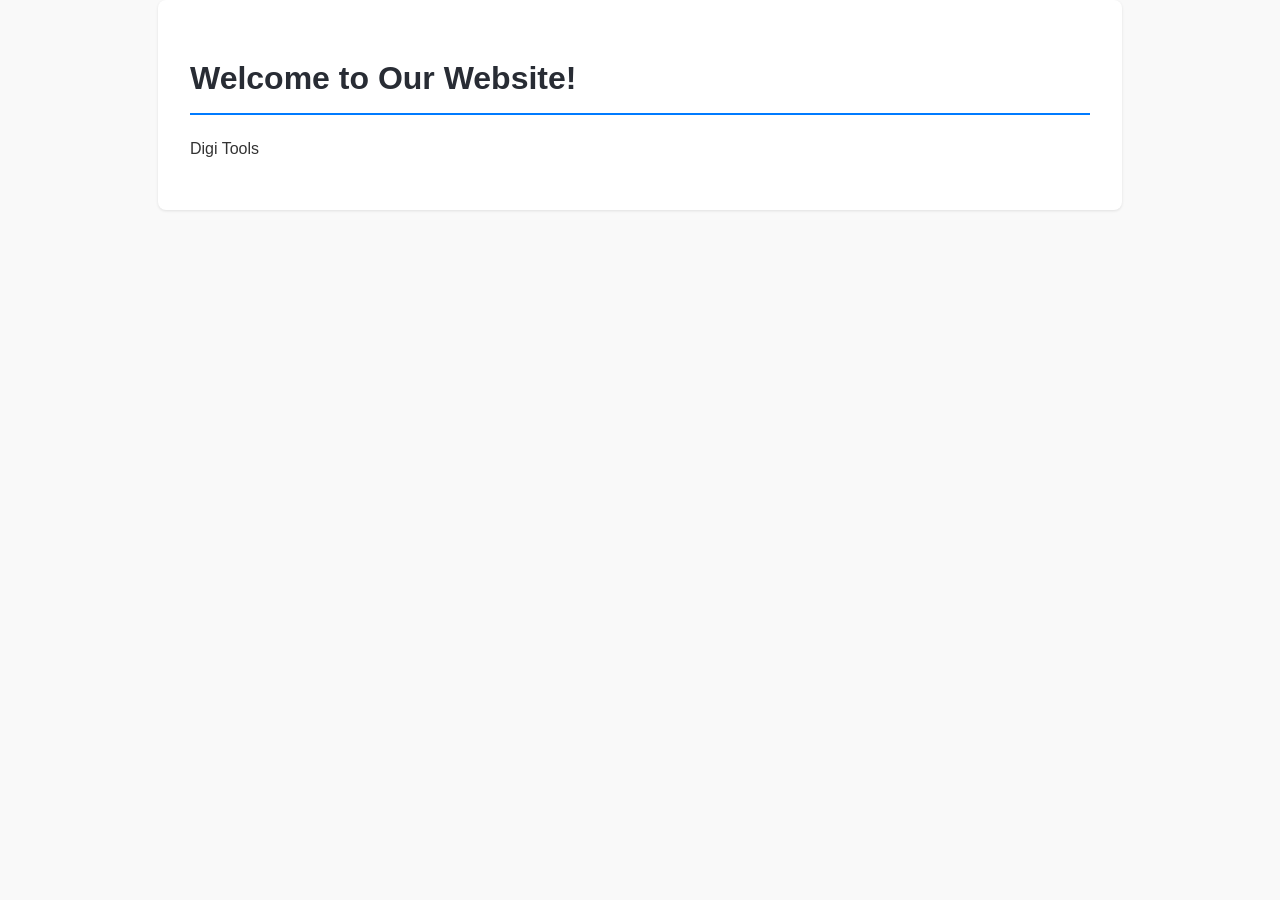
<file: index.html>
<!DOCTYPE html>
<html lang="en">
<head>
    <meta charset="UTF-8">
    <meta name="viewport" content="width=device-width, initial-scale=1.0">
    <link rel="stylesheet" href="style.css">
    <title>Home</title>
</head>
<body>
    <!-- <header>
        <nav>
            <ul>
                <li><a href="index.html">Home</a></li>
                <li><a href="app-ads.txt/index.html">Ads.txt</a></li>
                <li><a href="privacy-policy/index.html">Privacy Policy</a></li>
                <li><a href="term-and-conditions/index.html">Terms and Conditions</a></li>
            </ul>
        </nav>
    </header> -->
    <main>
        <h1>Welcome to Our Website!</h1>
        <p>Digi Tools</p>
    </main>
</body>
</html>
</file>
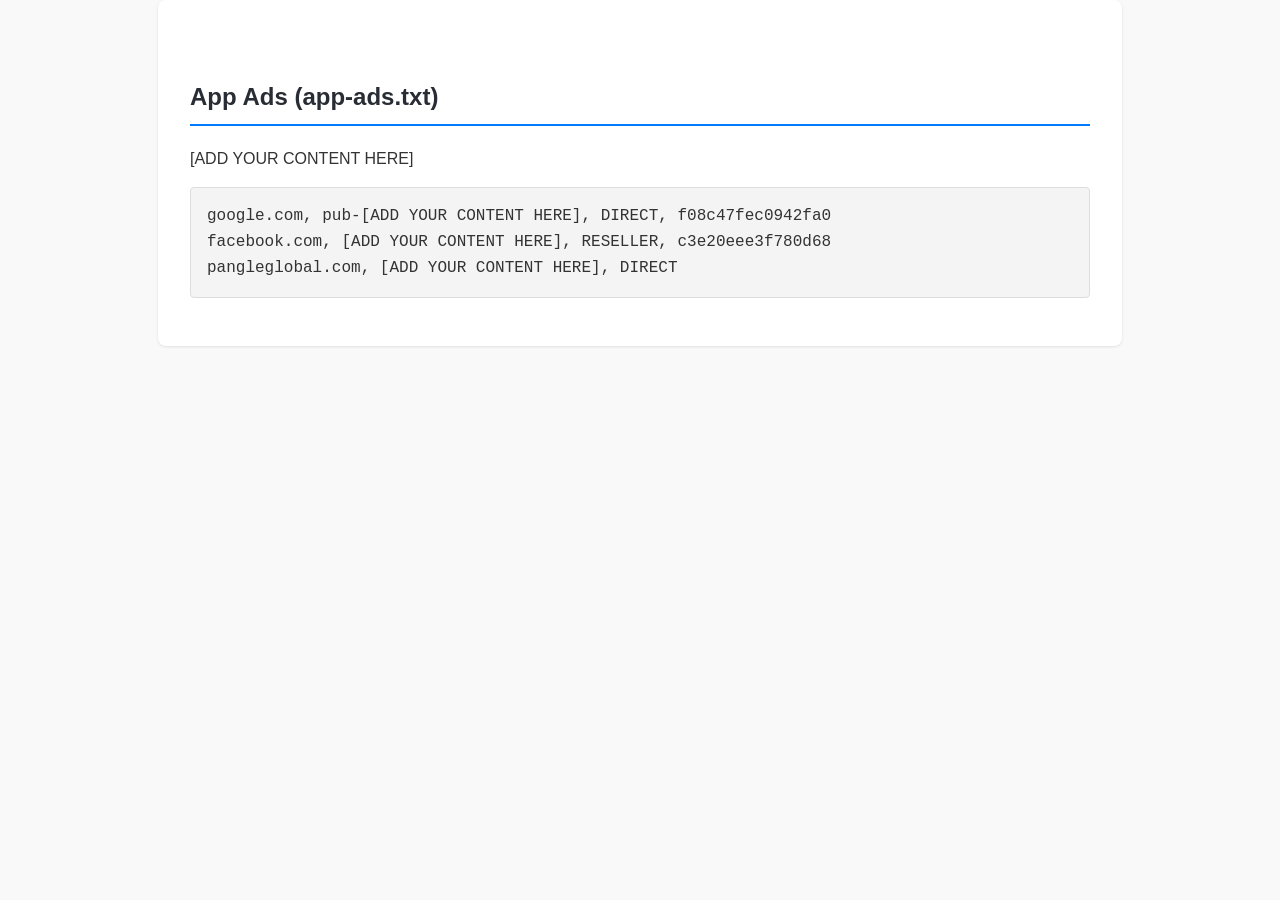
<file: app-ads.txt/index.html>
<!doctype html>
<html lang="en">
  <head>
    <meta charset="UTF-8" />
    <meta name="viewport" content="width=device-width, initial-scale=1.0" />
    <title>App Ads</title>
    <link rel="stylesheet" href="../style.css" />
  </head>
  <body>
    <main>
      <nav aria-label="Page navigation">
        <a href="/app-ads.txt">App Ads</a>
        <a href="/privacy-policy">Privacy Policy</a>
        <a href="/term-and-conditions">Terms &amp; Conditions</a>
      </nav>

      <section>
        <h1>App Ads (app-ads.txt)</h1>
        <p>[ADD YOUR CONTENT HERE]</p>
        <pre>google.com, pub-[ADD YOUR CONTENT HERE], DIRECT, f08c47fec0942fa0
facebook.com, [ADD YOUR CONTENT HERE], RESELLER, c3e20eee3f780d68
pangleglobal.com, [ADD YOUR CONTENT HERE], DIRECT</pre>
      </section>
    </main>
  </body>
</html>
</file>
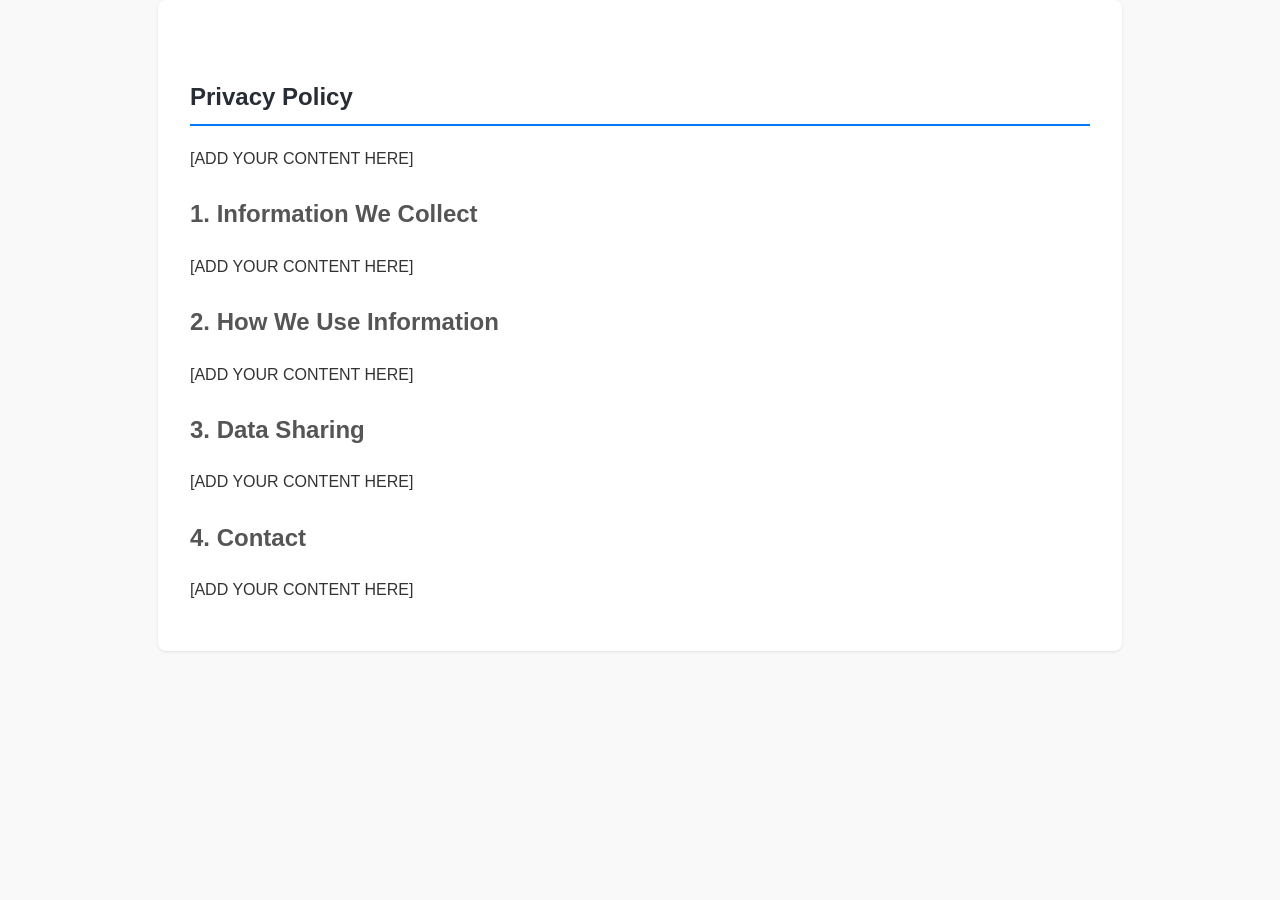
<file: privacy-policy/index.html>
<!doctype html>
<html lang="en">
  <head>
    <meta charset="UTF-8" />
    <meta name="viewport" content="width=device-width, initial-scale=1.0" />
    <title>Privacy Policy</title>
    <link rel="stylesheet" href="../style.css" />
  </head>
  <body>
    <main>
      <nav aria-label="Page navigation">
        <a href="/app-ads.txt">App Ads</a>
        <a href="/privacy-policy">Privacy Policy</a>
        <a href="/term-and-conditions">Terms &amp; Conditions</a>
      </nav>

      <section>
        <h1>Privacy Policy</h1>
        <p>[ADD YOUR CONTENT HERE]</p>

        <h2>1. Information We Collect</h2>
        <p>[ADD YOUR CONTENT HERE]</p>

        <h2>2. How We Use Information</h2>
        <p>[ADD YOUR CONTENT HERE]</p>

        <h2>3. Data Sharing</h2>
        <p>[ADD YOUR CONTENT HERE]</p>

        <h2>4. Contact</h2>
        <p>[ADD YOUR CONTENT HERE]</p>
      </section>
    </main>
  </body>
</html>
</file>
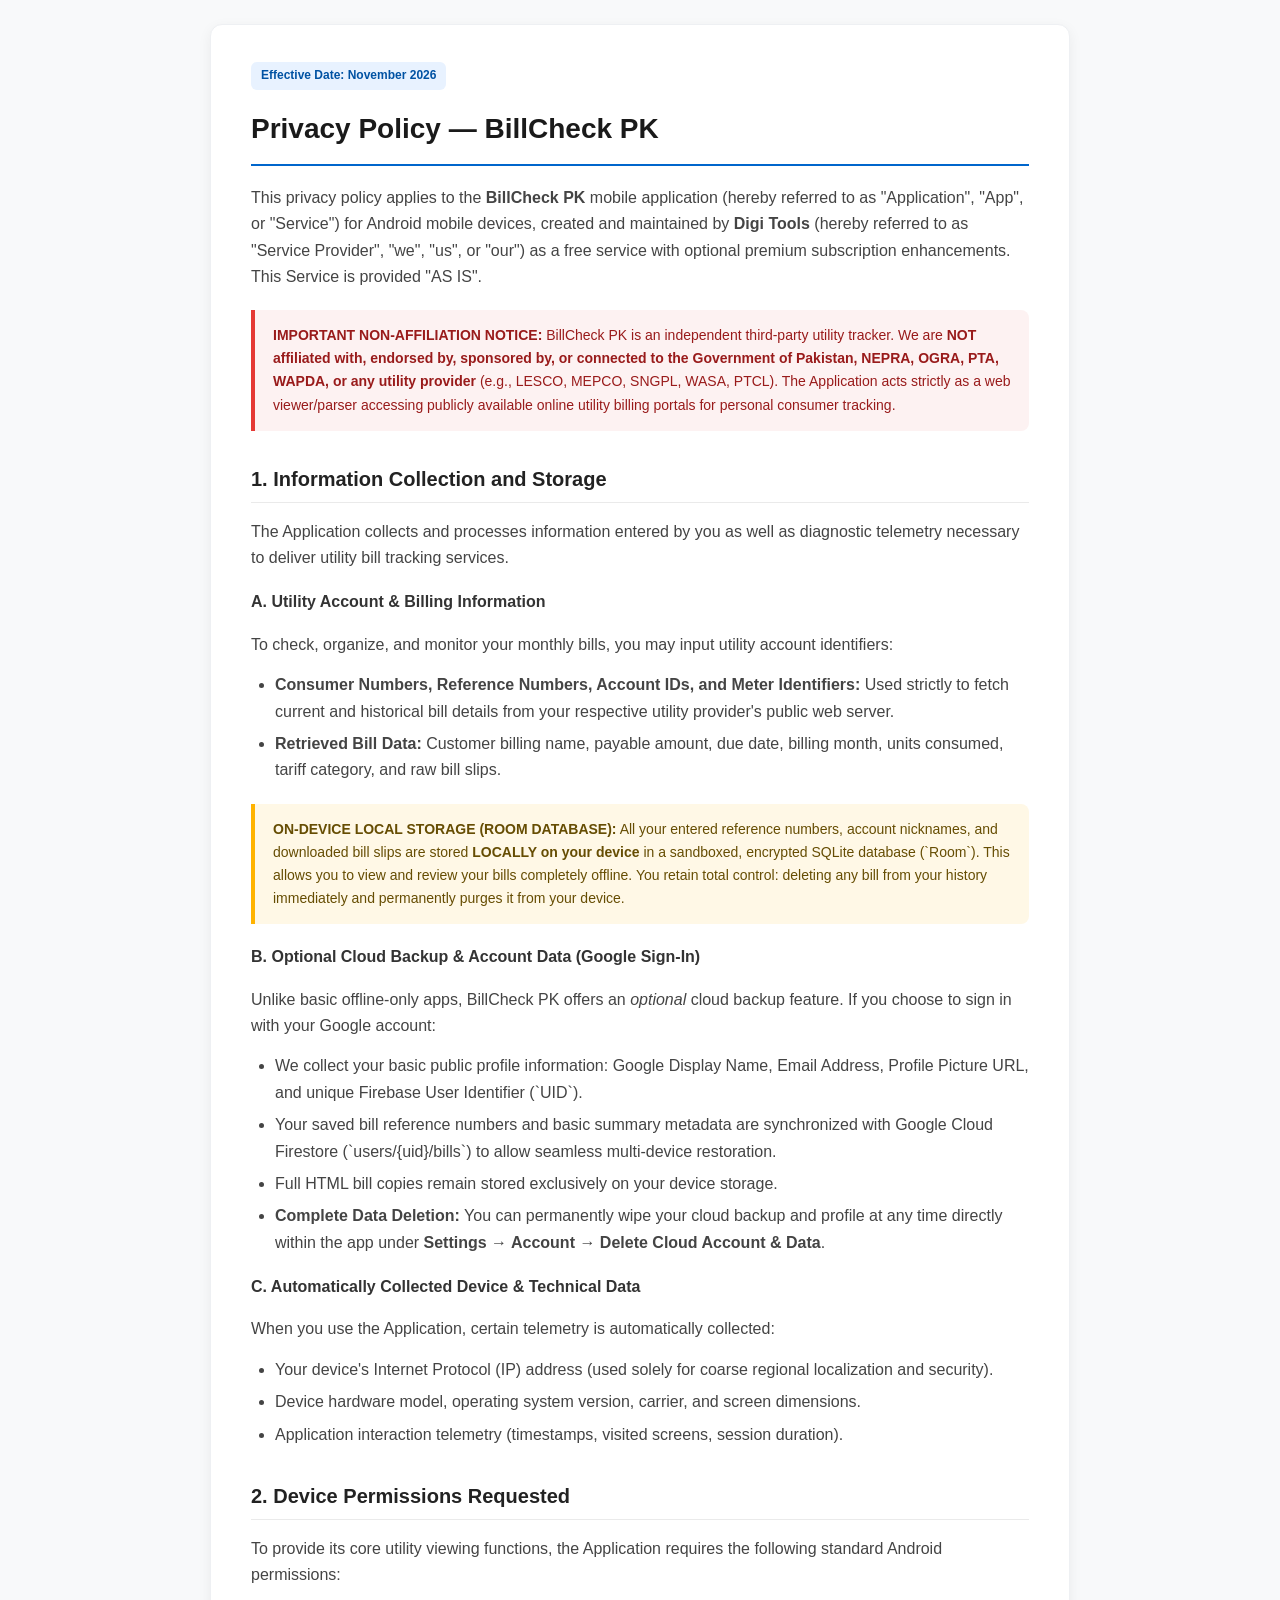
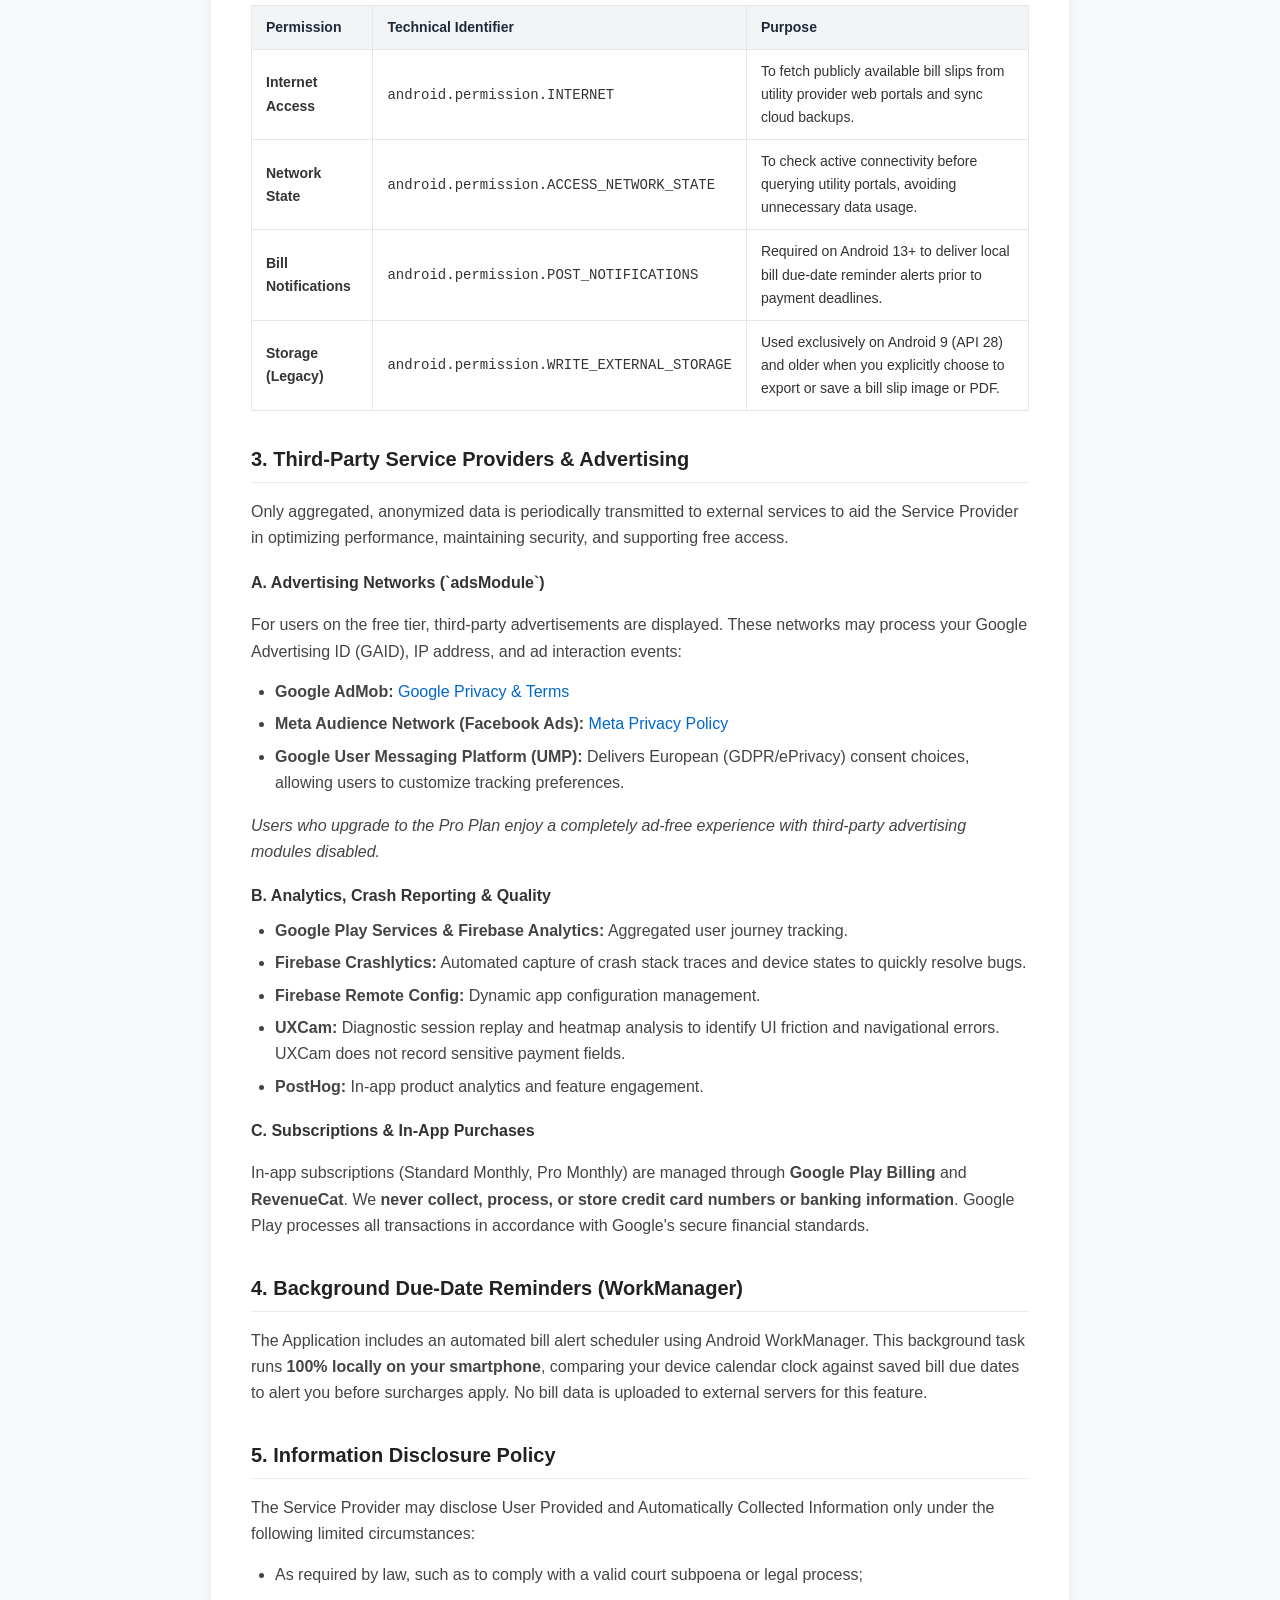
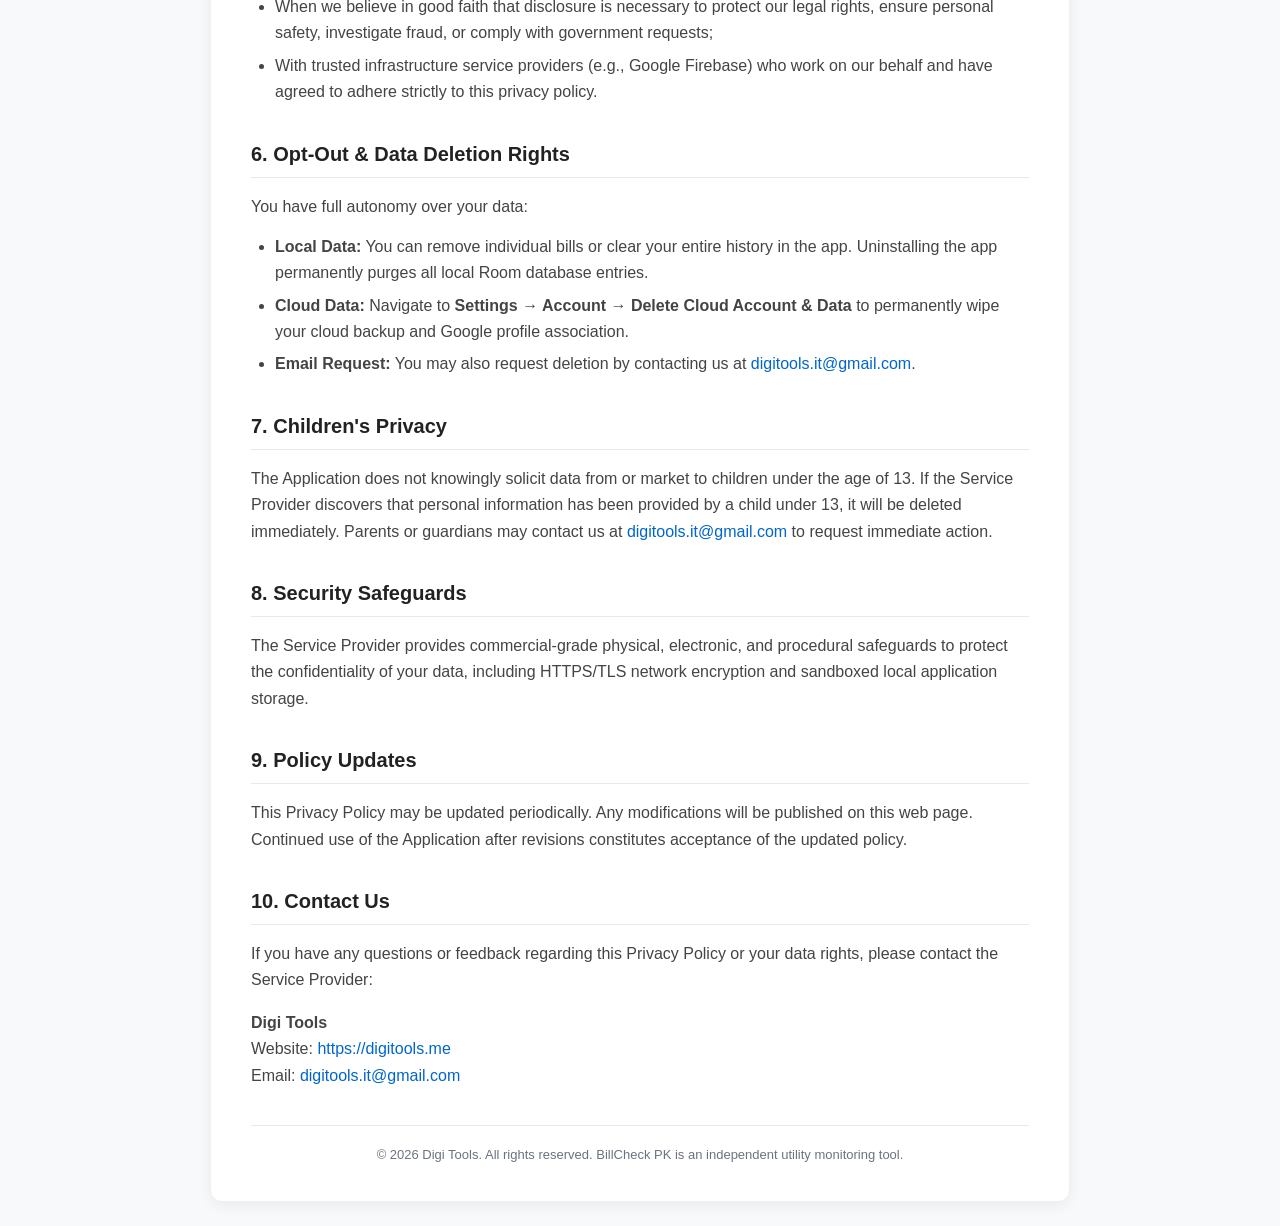
<file: bill-checker-privacy-policy.html>
<!DOCTYPE html>
<html lang="en">
<head>
    <meta charset="UTF-8">
    <meta name="viewport" content="width=device-width, initial-scale=1.0">
    <title>Privacy Policy - BillCheck PK</title>
    <style>
        body {
            font-family: 'Segoe UI', Tahoma, Geneva, Verdana, sans-serif;
            line-height: 1.65;
            color: #333;
            max-width: 860px;
            margin: 0 auto;
            padding: 24px 16px;
            background-color: #f8f9fa;
        }
        .container {
            background-color: #ffffff;
            padding: 36px 40px;
            border-radius: 12px;
            box-shadow: 0 4px 14px rgba(0,0,0,0.06);
            border: 1px solid #eef0f3;
        }
        h1 {
            color: #1a1a1a;
            font-size: 28px;
            margin-top: 0;
            padding-bottom: 12px;
            border-bottom: 2px solid #0066cc;
        }
        h2 {
            color: #222;
            font-size: 20px;
            margin-top: 32px;
            margin-bottom: 12px;
            padding-bottom: 6px;
            border-bottom: 1px solid #eaeaea;
        }
        h3 {
            color: #333;
            font-size: 16px;
            margin-top: 18px;
            margin-bottom: 8px;
        }
        p {
            margin-bottom: 14px;
            color: #444;
        }
        ul {
            margin-top: 6px;
            margin-bottom: 16px;
            padding-left: 24px;
        }
        li {
            margin-bottom: 6px;
            color: #444;
        }
        a {
            color: #0066cc;
            text-decoration: none;
            font-weight: 500;
        }
        a:hover {
            text-decoration: underline;
        }
        .meta-tag {
            display: inline-block;
            background-color: #e8f2ff;
            color: #0052a3;
            padding: 4px 10px;
            border-radius: 6px;
            font-size: 12px;
            font-weight: 600;
            margin-bottom: 16px;
        }
        .alert-box {
            background-color: #fff8e6;
            border-left: 4px solid #ffb300;
            padding: 14px 18px;
            border-radius: 0 8px 8px 0;
            margin: 20px 0;
        }
        .alert-box p {
            margin: 0;
            color: #664d03;
            font-size: 14px;
        }
        .disclaimer-box {
            background-color: #fdf2f2;
            border-left: 4px solid #e53935;
            padding: 14px 18px;
            border-radius: 0 8px 8px 0;
            margin: 20px 0;
        }
        .disclaimer-box p {
            margin: 0;
            color: #991b1b;
            font-size: 14px;
        }
        .badge-table {
            width: 100%;
            border-collapse: collapse;
            margin: 16px 0;
        }
        .badge-table th, .badge-table td {
            border: 1px solid #e5e7eb;
            padding: 10px 14px;
            text-align: left;
            font-size: 14px;
        }
        .badge-table th {
            background-color: #f3f4f6;
            color: #1f2937;
        }
        .footer-note {
            margin-top: 36px;
            padding-top: 18px;
            border-top: 1px solid #eaeaea;
            font-size: 13px;
            color: #6b7280;
            text-align: center;
        }
    </style>
</head>
<body>
    <div class="container">
        <span class="meta-tag">Effective Date: November 2026</span>
        <h1>Privacy Policy — BillCheck PK</h1>
        <p>This privacy policy applies to the <strong>BillCheck PK</strong> mobile application (hereby referred to as "Application", "App", or "Service") for Android mobile devices, created and maintained by <strong>Digi Tools</strong> (hereby referred to as "Service Provider", "we", "us", or "our") as a free service with optional premium subscription enhancements. This Service is provided "AS IS".</p>

        <div class="disclaimer-box">
            <p><strong>IMPORTANT NON-AFFILIATION NOTICE:</strong> BillCheck PK is an independent third-party utility tracker. We are <strong>NOT affiliated with, endorsed by, sponsored by, or connected to the Government of Pakistan, NEPRA, OGRA, PTA, WAPDA, or any utility provider</strong> (e.g., LESCO, MEPCO, SNGPL, WASA, PTCL). The Application acts strictly as a web viewer/parser accessing publicly available online utility billing portals for personal consumer tracking.</p>
        </div>

        <h2>1. Information Collection and Storage</h2>
        <p>The Application collects and processes information entered by you as well as diagnostic telemetry necessary to deliver utility bill tracking services.</p>

        <h3>A. Utility Account & Billing Information</h3>
        <p>To check, organize, and monitor your monthly bills, you may input utility account identifiers:</p>
        <ul>
            <li><strong>Consumer Numbers, Reference Numbers, Account IDs, and Meter Identifiers:</strong> Used strictly to fetch current and historical bill details from your respective utility provider's public web server.</li>
            <li><strong>Retrieved Bill Data:</strong> Customer billing name, payable amount, due date, billing month, units consumed, tariff category, and raw bill slips.</li>
        </ul>

        <div class="alert-box">
            <p><strong>ON-DEVICE LOCAL STORAGE (ROOM DATABASE):</strong> All your entered reference numbers, account nicknames, and downloaded bill slips are stored <strong>LOCALLY on your device</strong> in a sandboxed, encrypted SQLite database (`Room`). This allows you to view and review your bills completely offline. You retain total control: deleting any bill from your history immediately and permanently purges it from your device.</p>
        </div>

        <h3>B. Optional Cloud Backup & Account Data (Google Sign-In)</h3>
        <p>Unlike basic offline-only apps, BillCheck PK offers an <em>optional</em> cloud backup feature. If you choose to sign in with your Google account:</p>
        <ul>
            <li>We collect your basic public profile information: Google Display Name, Email Address, Profile Picture URL, and unique Firebase User Identifier (`UID`).</li>
            <li>Your saved bill reference numbers and basic summary metadata are synchronized with Google Cloud Firestore (`users/{uid}/bills`) to allow seamless multi-device restoration.</li>
            <li>Full HTML bill copies remain stored exclusively on your device storage.</li>
            <li><strong>Complete Data Deletion:</strong> You can permanently wipe your cloud backup and profile at any time directly within the app under <strong>Settings → Account → Delete Cloud Account & Data</strong>.</li>
        </ul>

        <h3>C. Automatically Collected Device & Technical Data</h3>
        <p>When you use the Application, certain telemetry is automatically collected:</p>
        <ul>
            <li>Your device's Internet Protocol (IP) address (used solely for coarse regional localization and security).</li>
            <li>Device hardware model, operating system version, carrier, and screen dimensions.</li>
            <li>Application interaction telemetry (timestamps, visited screens, session duration).</li>
        </ul>

        <h2>2. Device Permissions Requested</h2>
        <p>To provide its core utility viewing functions, the Application requires the following standard Android permissions:</p>
        <table class="badge-table">
            <thead>
                <tr>
                    <th>Permission</th>
                    <th>Technical Identifier</th>
                    <th>Purpose</th>
                </tr>
            </thead>
            <tbody>
                <tr>
                    <td><strong>Internet Access</strong></td>
                    <td><code>android.permission.INTERNET</code></td>
                    <td>To fetch publicly available bill slips from utility provider web portals and sync cloud backups.</td>
                </tr>
                <tr>
                    <td><strong>Network State</strong></td>
                    <td><code>android.permission.ACCESS_NETWORK_STATE</code></td>
                    <td>To check active connectivity before querying utility portals, avoiding unnecessary data usage.</td>
                </tr>
                <tr>
                    <td><strong>Bill Notifications</strong></td>
                    <td><code>android.permission.POST_NOTIFICATIONS</code></td>
                    <td>Required on Android 13+ to deliver local bill due-date reminder alerts prior to payment deadlines.</td>
                </tr>
                <tr>
                    <td><strong>Storage (Legacy)</strong></td>
                    <td><code>android.permission.WRITE_EXTERNAL_STORAGE</code></td>
                    <td>Used exclusively on Android 9 (API 28) and older when you explicitly choose to export or save a bill slip image or PDF.</td>
                </tr>
            </tbody>
        </table>

        <h2>3. Third-Party Service Providers & Advertising</h2>
        <p>Only aggregated, anonymized data is periodically transmitted to external services to aid the Service Provider in optimizing performance, maintaining security, and supporting free access.</p>

        <h3>A. Advertising Networks (`adsModule`)</h3>
        <p>For users on the free tier, third-party advertisements are displayed. These networks may process your Google Advertising ID (GAID), IP address, and ad interaction events:</p>
        <ul>
            <li><strong>Google AdMob:</strong> <a href="https://policies.google.com/privacy" target="_blank" rel="noopener">Google Privacy & Terms</a></li>
            <li><strong>Meta Audience Network (Facebook Ads):</strong> <a href="https://www.facebook.com/about/privacy/" target="_blank" rel="noopener">Meta Privacy Policy</a></li>
            <li><strong>Google User Messaging Platform (UMP):</strong> Delivers European (GDPR/ePrivacy) consent choices, allowing users to customize tracking preferences.</li>
        </ul>
        <p><em>Users who upgrade to the Pro Plan enjoy a completely ad-free experience with third-party advertising modules disabled.</em></p>

        <h3>B. Analytics, Crash Reporting & Quality</h3>
        <ul>
            <li><strong>Google Play Services & Firebase Analytics:</strong> Aggregated user journey tracking.</li>
            <li><strong>Firebase Crashlytics:</strong> Automated capture of crash stack traces and device states to quickly resolve bugs.</li>
            <li><strong>Firebase Remote Config:</strong> Dynamic app configuration management.</li>
            <li><strong>UXCam:</strong> Diagnostic session replay and heatmap analysis to identify UI friction and navigational errors. UXCam does not record sensitive payment fields.</li>
            <li><strong>PostHog:</strong> In-app product analytics and feature engagement.</li>
        </ul>

        <h3>C. Subscriptions & In-App Purchases</h3>
        <p>In-app subscriptions (Standard Monthly, Pro Monthly) are managed through <strong>Google Play Billing</strong> and <strong>RevenueCat</strong>. We <strong>never collect, process, or store credit card numbers or banking information</strong>. Google Play processes all transactions in accordance with Google's secure financial standards.</p>

        <h2>4. Background Due-Date Reminders (WorkManager)</h2>
        <p>The Application includes an automated bill alert scheduler using Android WorkManager. This background task runs <strong>100% locally on your smartphone</strong>, comparing your device calendar clock against saved bill due dates to alert you before surcharges apply. No bill data is uploaded to external servers for this feature.</p>

        <h2>5. Information Disclosure Policy</h2>
        <p>The Service Provider may disclose User Provided and Automatically Collected Information only under the following limited circumstances:</p>
        <ul>
            <li>As required by law, such as to comply with a valid court subpoena or legal process;</li>
            <li>When we believe in good faith that disclosure is necessary to protect our legal rights, ensure personal safety, investigate fraud, or comply with government requests;</li>
            <li>With trusted infrastructure service providers (e.g., Google Firebase) who work on our behalf and have agreed to adhere strictly to this privacy policy.</li>
        </ul>

        <h2>6. Opt-Out & Data Deletion Rights</h2>
        <p>You have full autonomy over your data:</p>
        <ul>
            <li><strong>Local Data:</strong> You can remove individual bills or clear your entire history in the app. Uninstalling the app permanently purges all local Room database entries.</li>
            <li><strong>Cloud Data:</strong> Navigate to <strong>Settings → Account → Delete Cloud Account & Data</strong> to permanently wipe your cloud backup and Google profile association.</li>
            <li><strong>Email Request:</strong> You may also request deletion by contacting us at <a href="mailto:digitools.it@gmail.com">digitools.it@gmail.com</a>.</li>
        </ul>

        <h2>7. Children's Privacy</h2>
        <p>The Application does not knowingly solicit data from or market to children under the age of 13. If the Service Provider discovers that personal information has been provided by a child under 13, it will be deleted immediately. Parents or guardians may contact us at <a href="mailto:digitools.it@gmail.com">digitools.it@gmail.com</a> to request immediate action.</p>

        <h2>8. Security Safeguards</h2>
        <p>The Service Provider provides commercial-grade physical, electronic, and procedural safeguards to protect the confidentiality of your data, including HTTPS/TLS network encryption and sandboxed local application storage.</p>

        <h2>9. Policy Updates</h2>
        <p>This Privacy Policy may be updated periodically. Any modifications will be published on this web page. Continued use of the Application after revisions constitutes acceptance of the updated policy.</p>

        <h2>10. Contact Us</h2>
        <p>If you have any questions or feedback regarding this Privacy Policy or your data rights, please contact the Service Provider:</p>
        <p>
            <strong>Digi Tools</strong><br>
            Website: <a href="https://digitools.me" target="_blank" rel="noopener">https://digitools.me</a><br>
            Email: <a href="mailto:digitools.it@gmail.com">digitools.it@gmail.com</a>
        </p>

        <div class="footer-note">
            &copy; 2026 Digi Tools. All rights reserved. BillCheck PK is an independent utility monitoring tool.
        </div>
    </div>
</body>
</html>
</file>
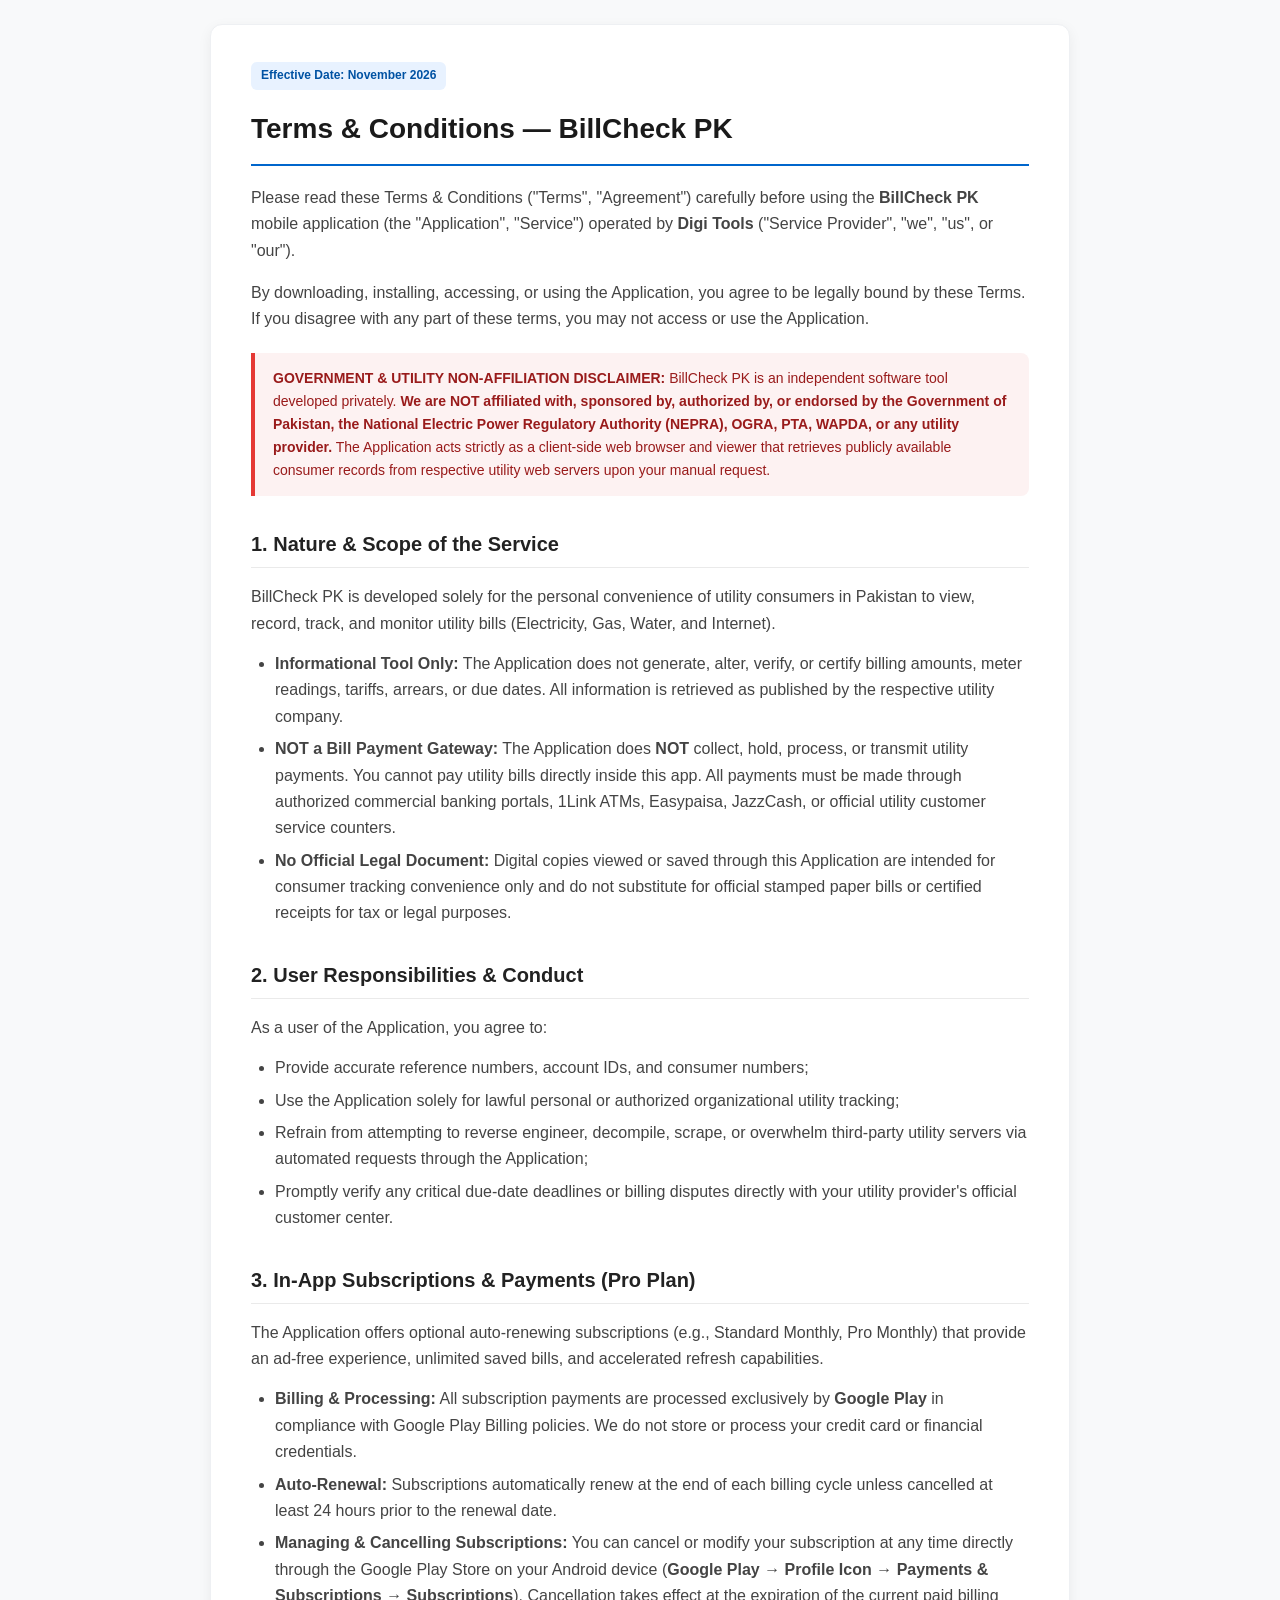
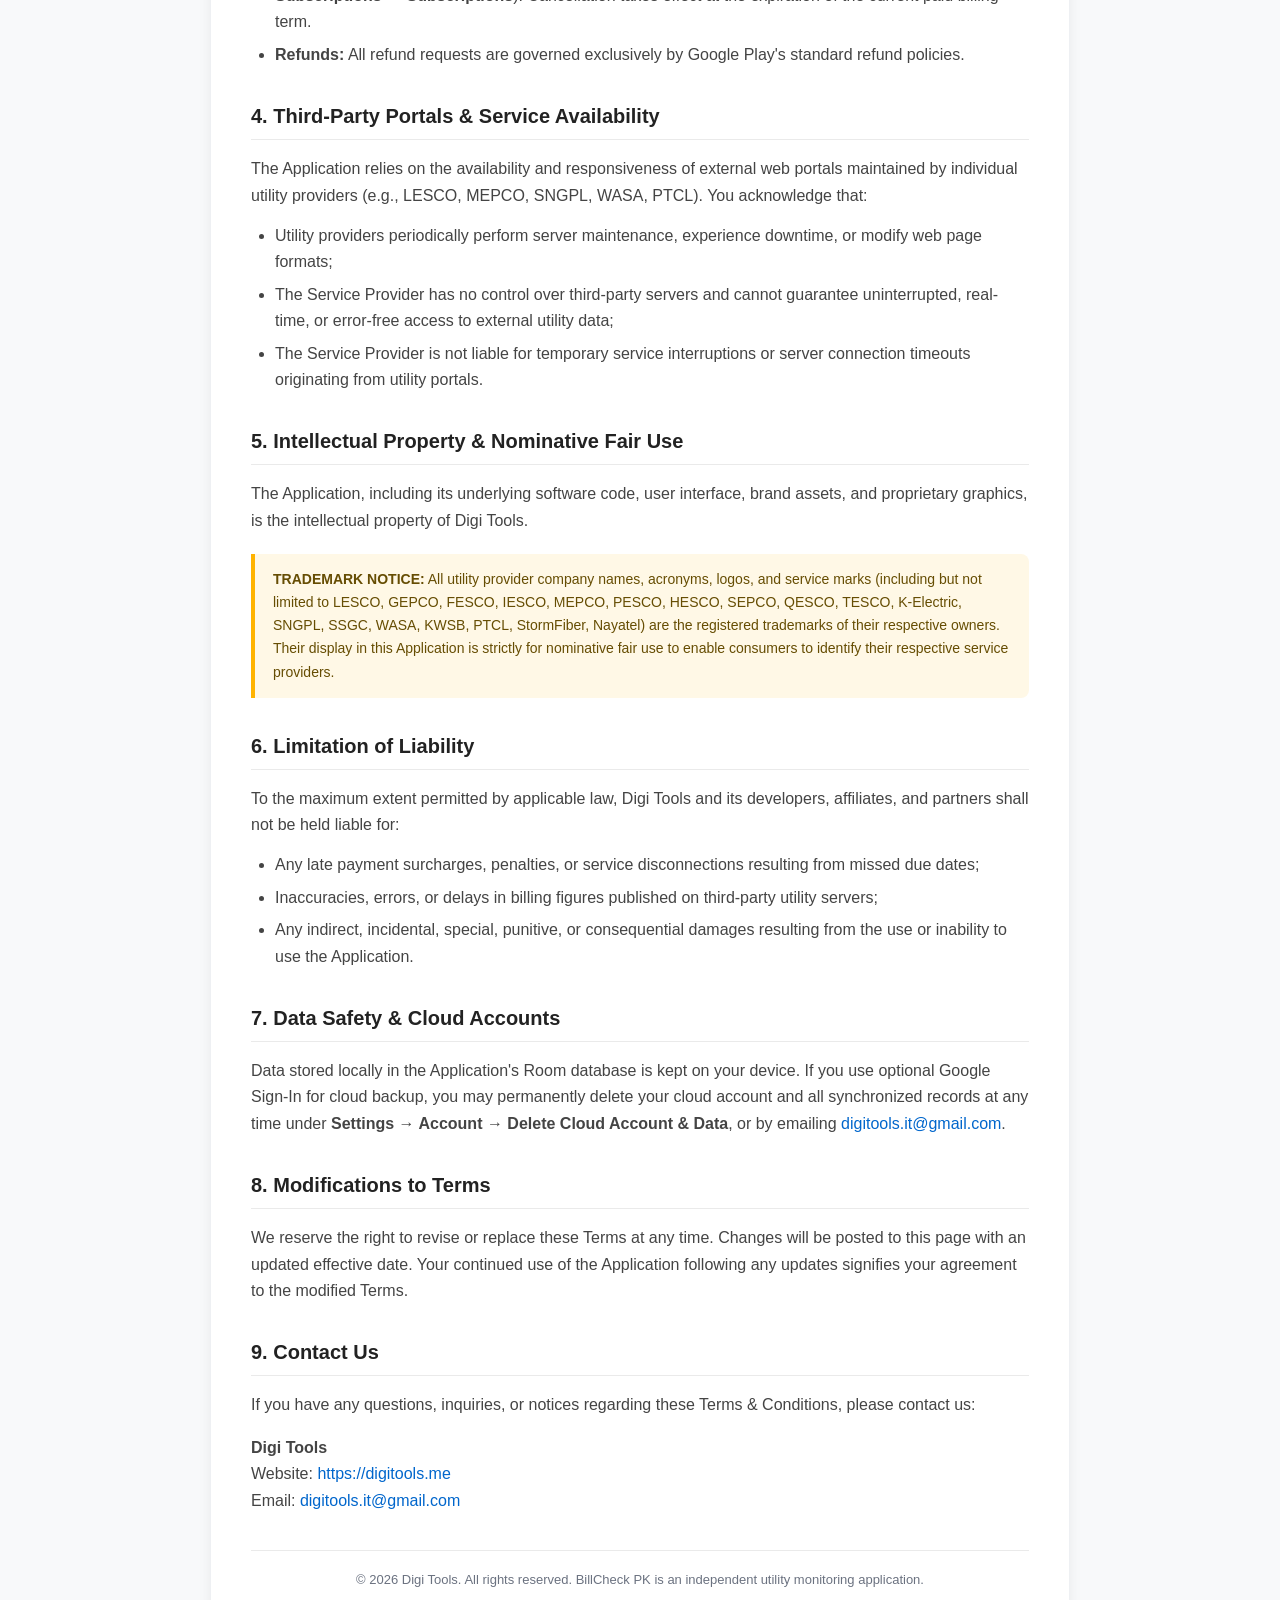
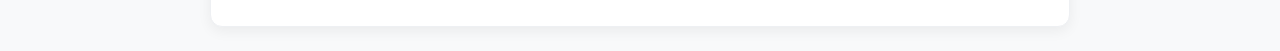
<file: bill-checker-terms-conditions.html>
<!DOCTYPE html>
<html lang="en">
<head>
    <meta charset="UTF-8">
    <meta name="viewport" content="width=device-width, initial-scale=1.0">
    <title>Terms & Conditions - BillCheck PK</title>
    <style>
        body {
            font-family: 'Segoe UI', Tahoma, Geneva, Verdana, sans-serif;
            line-height: 1.65;
            color: #333;
            max-width: 860px;
            margin: 0 auto;
            padding: 24px 16px;
            background-color: #f8f9fa;
        }
        .container {
            background-color: #ffffff;
            padding: 36px 40px;
            border-radius: 12px;
            box-shadow: 0 4px 14px rgba(0,0,0,0.06);
            border: 1px solid #eef0f3;
        }
        h1 {
            color: #1a1a1a;
            font-size: 28px;
            margin-top: 0;
            padding-bottom: 12px;
            border-bottom: 2px solid #0066cc;
        }
        h2 {
            color: #222;
            font-size: 20px;
            margin-top: 32px;
            margin-bottom: 12px;
            padding-bottom: 6px;
            border-bottom: 1px solid #eaeaea;
        }
        h3 {
            color: #333;
            font-size: 16px;
            margin-top: 18px;
            margin-bottom: 8px;
        }
        p {
            margin-bottom: 14px;
            color: #444;
        }
        ul {
            margin-top: 6px;
            margin-bottom: 16px;
            padding-left: 24px;
        }
        li {
            margin-bottom: 6px;
            color: #444;
        }
        a {
            color: #0066cc;
            text-decoration: none;
            font-weight: 500;
        }
        a:hover {
            text-decoration: underline;
        }
        .meta-tag {
            display: inline-block;
            background-color: #e8f2ff;
            color: #0052a3;
            padding: 4px 10px;
            border-radius: 6px;
            font-size: 12px;
            font-weight: 600;
            margin-bottom: 16px;
        }
        .alert-box {
            background-color: #fff8e6;
            border-left: 4px solid #ffb300;
            padding: 14px 18px;
            border-radius: 0 8px 8px 0;
            margin: 20px 0;
        }
        .alert-box p {
            margin: 0;
            color: #664d03;
            font-size: 14px;
        }
        .disclaimer-box {
            background-color: #fdf2f2;
            border-left: 4px solid #e53935;
            padding: 14px 18px;
            border-radius: 0 8px 8px 0;
            margin: 20px 0;
        }
        .disclaimer-box p {
            margin: 0;
            color: #991b1b;
            font-size: 14px;
        }
        .footer-note {
            margin-top: 36px;
            padding-top: 18px;
            border-top: 1px solid #eaeaea;
            font-size: 13px;
            color: #6b7280;
            text-align: center;
        }
    </style>
</head>
<body>
    <div class="container">
        <span class="meta-tag">Effective Date: November 2026</span>
        <h1>Terms & Conditions — BillCheck PK</h1>
        <p>Please read these Terms & Conditions ("Terms", "Agreement") carefully before using the <strong>BillCheck PK</strong> mobile application (the "Application", "Service") operated by <strong>Digi Tools</strong> ("Service Provider", "we", "us", or "our").</p>

        <p>By downloading, installing, accessing, or using the Application, you agree to be legally bound by these Terms. If you disagree with any part of these terms, you may not access or use the Application.</p>

        <div class="disclaimer-box">
            <p><strong>GOVERNMENT & UTILITY NON-AFFILIATION DISCLAIMER:</strong> BillCheck PK is an independent software tool developed privately. <strong>We are NOT affiliated with, sponsored by, authorized by, or endorsed by the Government of Pakistan, the National Electric Power Regulatory Authority (NEPRA), OGRA, PTA, WAPDA, or any utility provider.</strong> The Application acts strictly as a client-side web browser and viewer that retrieves publicly available consumer records from respective utility web servers upon your manual request.</p>
        </div>

        <h2>1. Nature & Scope of the Service</h2>
        <p>BillCheck PK is developed solely for the personal convenience of utility consumers in Pakistan to view, record, track, and monitor utility bills (Electricity, Gas, Water, and Internet).</p>
        <ul>
            <li><strong>Informational Tool Only:</strong> The Application does not generate, alter, verify, or certify billing amounts, meter readings, tariffs, arrears, or due dates. All information is retrieved as published by the respective utility company.</li>
            <li><strong>NOT a Bill Payment Gateway:</strong> The Application does <strong>NOT</strong> collect, hold, process, or transmit utility payments. You cannot pay utility bills directly inside this app. All payments must be made through authorized commercial banking portals, 1Link ATMs, Easypaisa, JazzCash, or official utility customer service counters.</li>
            <li><strong>No Official Legal Document:</strong> Digital copies viewed or saved through this Application are intended for consumer tracking convenience only and do not substitute for official stamped paper bills or certified receipts for tax or legal purposes.</li>
        </ul>

        <h2>2. User Responsibilities & Conduct</h2>
        <p>As a user of the Application, you agree to:</p>
        <ul>
            <li>Provide accurate reference numbers, account IDs, and consumer numbers;</li>
            <li>Use the Application solely for lawful personal or authorized organizational utility tracking;</li>
            <li>Refrain from attempting to reverse engineer, decompile, scrape, or overwhelm third-party utility servers via automated requests through the Application;</li>
            <li>Promptly verify any critical due-date deadlines or billing disputes directly with your utility provider's official customer center.</li>
        </ul>

        <h2>3. In-App Subscriptions & Payments (Pro Plan)</h2>
        <p>The Application offers optional auto-renewing subscriptions (e.g., Standard Monthly, Pro Monthly) that provide an ad-free experience, unlimited saved bills, and accelerated refresh capabilities.</p>
        <ul>
            <li><strong>Billing & Processing:</strong> All subscription payments are processed exclusively by <strong>Google Play</strong> in compliance with Google Play Billing policies. We do not store or process your credit card or financial credentials.</li>
            <li><strong>Auto-Renewal:</strong> Subscriptions automatically renew at the end of each billing cycle unless cancelled at least 24 hours prior to the renewal date.</li>
            <li><strong>Managing & Cancelling Subscriptions:</strong> You can cancel or modify your subscription at any time directly through the Google Play Store on your Android device (<strong>Google Play → Profile Icon → Payments & Subscriptions → Subscriptions</strong>). Cancellation takes effect at the expiration of the current paid billing term.</li>
            <li><strong>Refunds:</strong> All refund requests are governed exclusively by Google Play's standard refund policies.</li>
        </ul>

        <h2>4. Third-Party Portals & Service Availability</h2>
        <p>The Application relies on the availability and responsiveness of external web portals maintained by individual utility providers (e.g., LESCO, MEPCO, SNGPL, WASA, PTCL). You acknowledge that:</p>
        <ul>
            <li>Utility providers periodically perform server maintenance, experience downtime, or modify web page formats;</li>
            <li>The Service Provider has no control over third-party servers and cannot guarantee uninterrupted, real-time, or error-free access to external utility data;</li>
            <li>The Service Provider is not liable for temporary service interruptions or server connection timeouts originating from utility portals.</li>
        </ul>

        <h2>5. Intellectual Property & Nominative Fair Use</h2>
        <p>The Application, including its underlying software code, user interface, brand assets, and proprietary graphics, is the intellectual property of Digi Tools.</p>
        <div class="alert-box">
            <p><strong>TRADEMARK NOTICE:</strong> All utility provider company names, acronyms, logos, and service marks (including but not limited to LESCO, GEPCO, FESCO, IESCO, MEPCO, PESCO, HESCO, SEPCO, QESCO, TESCO, K-Electric, SNGPL, SSGC, WASA, KWSB, PTCL, StormFiber, Nayatel) are the registered trademarks of their respective owners. Their display in this Application is strictly for nominative fair use to enable consumers to identify their respective service providers.</p>
        </div>

        <h2>6. Limitation of Liability</h2>
        <p>To the maximum extent permitted by applicable law, Digi Tools and its developers, affiliates, and partners shall not be held liable for:</p>
        <ul>
            <li>Any late payment surcharges, penalties, or service disconnections resulting from missed due dates;</li>
            <li>Inaccuracies, errors, or delays in billing figures published on third-party utility servers;</li>
            <li>Any indirect, incidental, special, punitive, or consequential damages resulting from the use or inability to use the Application.</li>
        </ul>

        <h2>7. Data Safety & Cloud Accounts</h2>
        <p>Data stored locally in the Application's Room database is kept on your device. If you use optional Google Sign-In for cloud backup, you may permanently delete your cloud account and all synchronized records at any time under <strong>Settings → Account → Delete Cloud Account & Data</strong>, or by emailing <a href="mailto:digitools.it@gmail.com">digitools.it@gmail.com</a>.</p>

        <h2>8. Modifications to Terms</h2>
        <p>We reserve the right to revise or replace these Terms at any time. Changes will be posted to this page with an updated effective date. Your continued use of the Application following any updates signifies your agreement to the modified Terms.</p>

        <h2>9. Contact Us</h2>
        <p>If you have any questions, inquiries, or notices regarding these Terms & Conditions, please contact us:</p>
        <p>
            <strong>Digi Tools</strong><br>
            Website: <a href="https://digitools.me" target="_blank" rel="noopener">https://digitools.me</a><br>
            Email: <a href="mailto:digitools.it@gmail.com">digitools.it@gmail.com</a>
        </p>

        <div class="footer-note">
            &copy; 2026 Digi Tools. All rights reserved. BillCheck PK is an independent utility monitoring application.
        </div>
    </div>
</body>
</html>
</file>
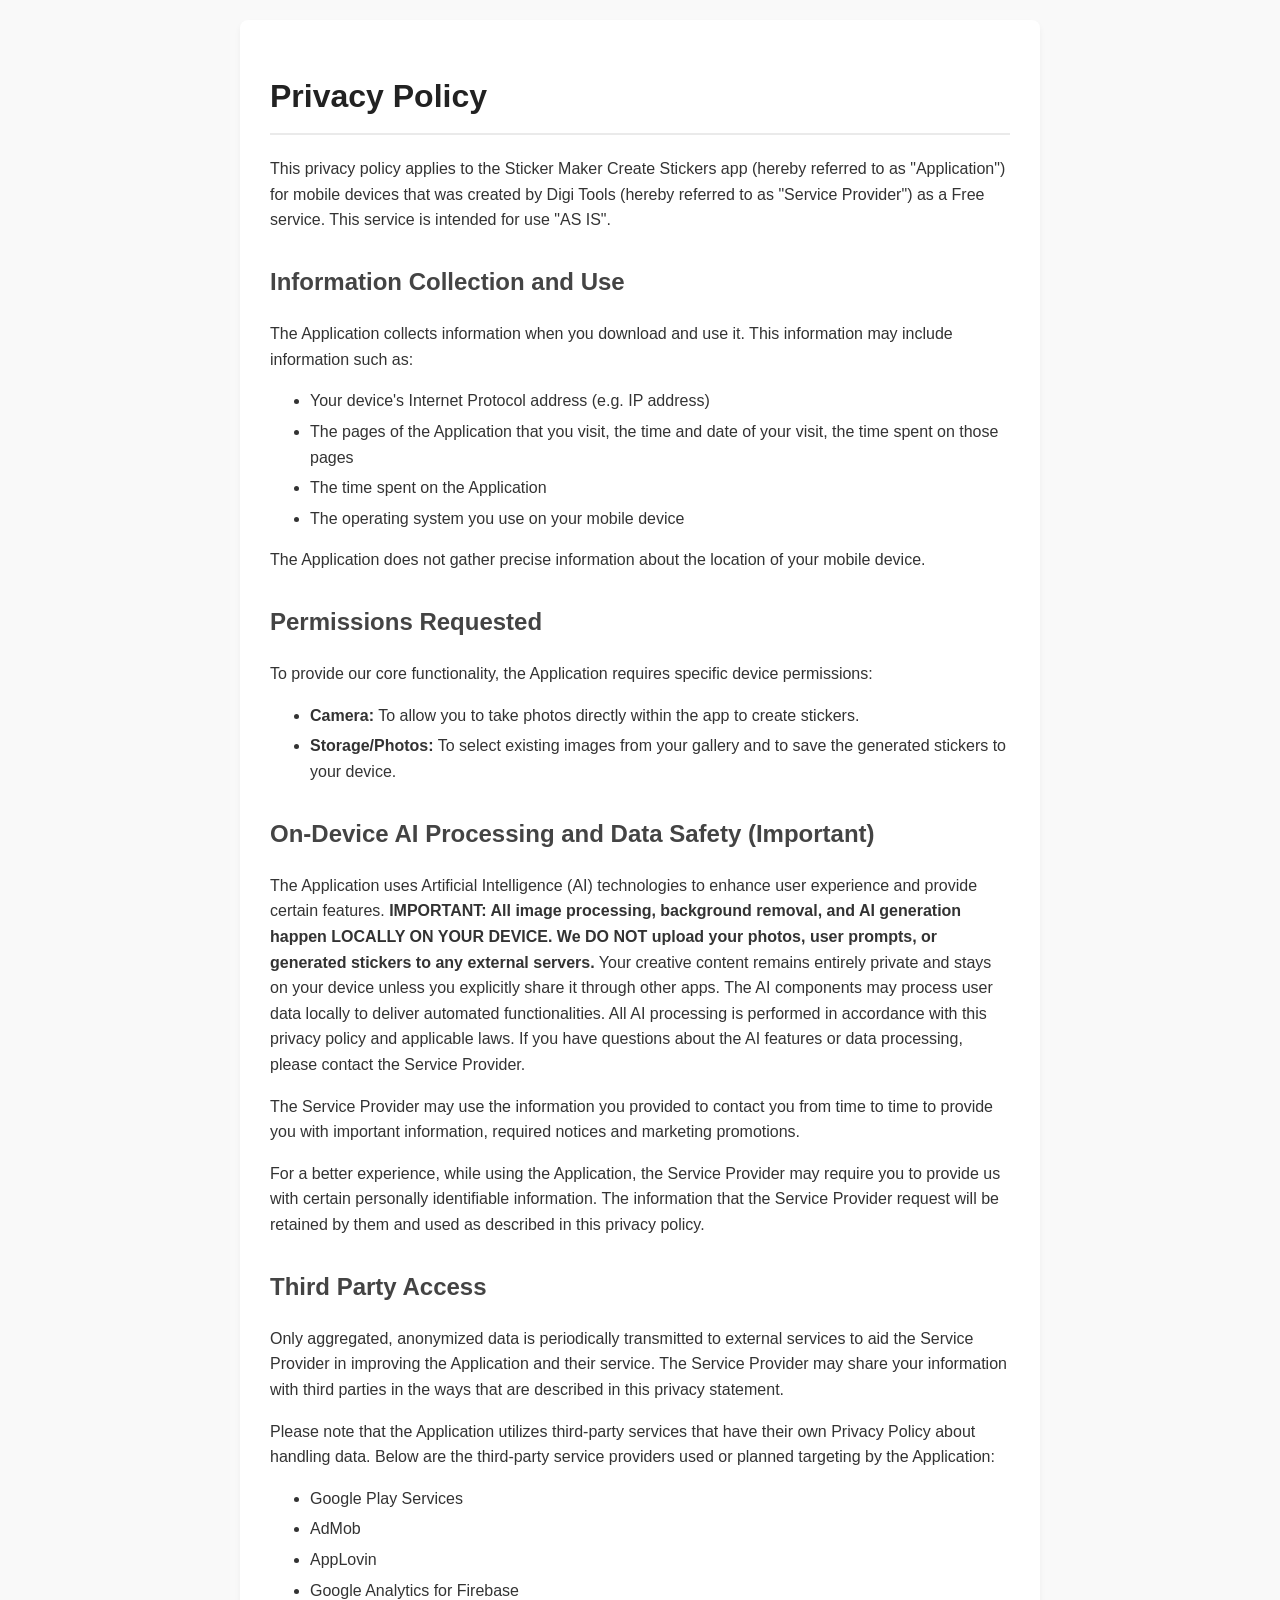
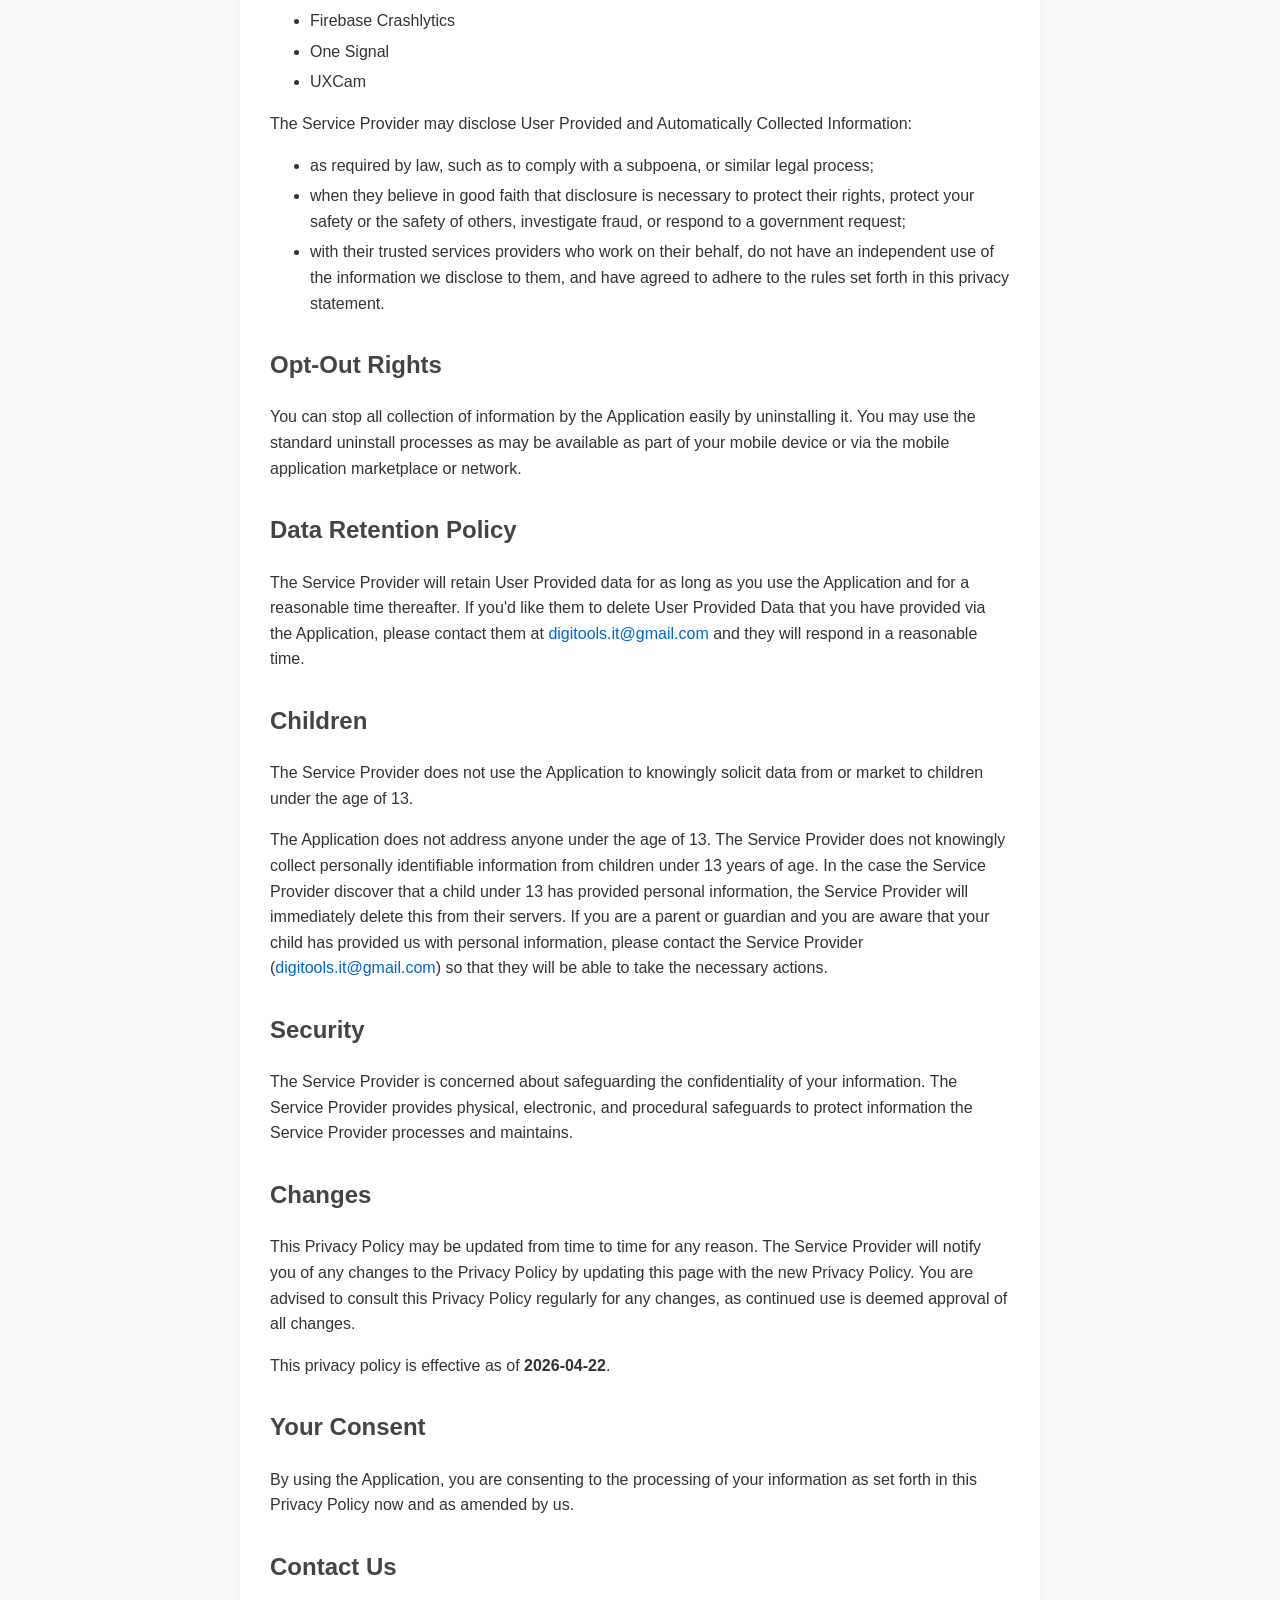
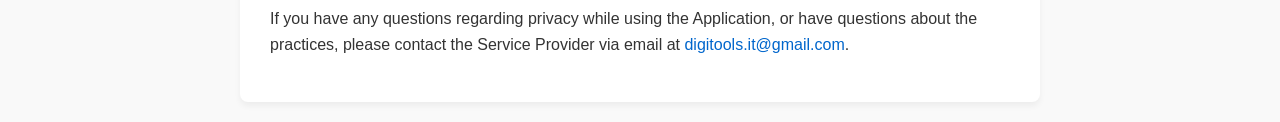
<file: privacy-policy.html>
<!DOCTYPE html>
<html lang="en">
<head>
    <meta charset="UTF-8">
    <meta name="viewport" content="width=device-width, initial-scale=1.0">
    <title>Privacy Policy - AI Sticker Maker</title>
    <style>
        body {
            font-family: 'Segoe UI', Tahoma, Geneva, Verdana, sans-serif;
            line-height: 1.6;
            color: #333;
            max-width: 800px;
            margin: 0 auto;
            padding: 20px;
            background-color: #f9f9f9;
        }
        .container {
            background-color: #fff;
            padding: 30px;
            border-radius: 8px;
            box-shadow: 0 4px 6px rgba(0,0,0,0.05);
        }
        h1 {
            border-bottom: 2px solid #eaeaea;
            padding-bottom: 10px;
            color: #222;
        }
        h2 {
            color: #444;
            margin-top: 30px;
        }
        ul {
            margin-bottom: 15px;
        }
        li {
            margin-bottom: 5px;
        }
        p {
            margin-bottom: 15px;
        }
        a {
            color: #0066cc;
            text-decoration: none;
        }
        a:hover {
            text-decoration: underline;
        }
    </style>
</head>
<body>
    <div class="container">
        <h1>Privacy Policy</h1>
        <p>This privacy policy applies to the Sticker Maker Create Stickers app (hereby referred to as "Application") for mobile devices that was created by Digi Tools (hereby referred to as "Service Provider") as a Free service. This service is intended for use "AS IS".</p>

        <h2>Information Collection and Use</h2>
        <p>The Application collects information when you download and use it. This information may include information such as:</p>
        <ul>
            <li>Your device's Internet Protocol address (e.g. IP address)</li>
            <li>The pages of the Application that you visit, the time and date of your visit, the time spent on those pages</li>
            <li>The time spent on the Application</li>
            <li>The operating system you use on your mobile device</li>
        </ul>
        <p>The Application does not gather precise information about the location of your mobile device.</p>

        <h2>Permissions Requested</h2>
        <p>To provide our core functionality, the Application requires specific device permissions:</p>
        <ul>
            <li><strong>Camera:</strong> To allow you to take photos directly within the app to create stickers.</li>
            <li><strong>Storage/Photos:</strong> To select existing images from your gallery and to save the generated stickers to your device.</li>
        </ul>

        <h2>On-Device AI Processing and Data Safety (Important)</h2>
        <p>The Application uses Artificial Intelligence (AI) technologies to enhance user experience and provide certain features. <strong>IMPORTANT: All image processing, background removal, and AI generation happen LOCALLY ON YOUR DEVICE. We DO NOT upload your photos, user prompts, or generated stickers to any external servers.</strong> Your creative content remains entirely private and stays on your device unless you explicitly share it through other apps. The AI components may process user data locally to deliver automated functionalities. All AI processing is performed in accordance with this privacy policy and applicable laws. If you have questions about the AI features or data processing, please contact the Service Provider.</p>

        <p>The Service Provider may use the information you provided to contact you from time to time to provide you with important information, required notices and marketing promotions.</p>

        <p>For a better experience, while using the Application, the Service Provider may require you to provide us with certain personally identifiable information. The information that the Service Provider request will be retained by them and used as described in this privacy policy.</p>

        <h2>Third Party Access</h2>
        <p>Only aggregated, anonymized data is periodically transmitted to external services to aid the Service Provider in improving the Application and their service. The Service Provider may share your information with third parties in the ways that are described in this privacy statement.</p>

        <p>Please note that the Application utilizes third-party services that have their own Privacy Policy about handling data. Below are the third-party service providers used or planned targeting by the Application:</p>
        <ul>
            <li>Google Play Services</li>
            <li>AdMob</li>
            <li>AppLovin</li>
            <li>Google Analytics for Firebase</li>
            <li>Firebase Crashlytics</li>
            <li>One Signal</li>
            <li>UXCam</li>
        </ul>

        <p>The Service Provider may disclose User Provided and Automatically Collected Information:</p>
        <ul>
            <li>as required by law, such as to comply with a subpoena, or similar legal process;</li>
            <li>when they believe in good faith that disclosure is necessary to protect their rights, protect your safety or the safety of others, investigate fraud, or respond to a government request;</li>
            <li>with their trusted services providers who work on their behalf, do not have an independent use of the information we disclose to them, and have agreed to adhere to the rules set forth in this privacy statement.</li>
        </ul>

        <h2>Opt-Out Rights</h2>
        <p>You can stop all collection of information by the Application easily by uninstalling it. You may use the standard uninstall processes as may be available as part of your mobile device or via the mobile application marketplace or network.</p>

        <h2>Data Retention Policy</h2>
        <p>The Service Provider will retain User Provided data for as long as you use the Application and for a reasonable time thereafter. If you'd like them to delete User Provided Data that you have provided via the Application, please contact them at <a href="mailto:digitools.it@gmail.com">digitools.it@gmail.com</a> and they will respond in a reasonable time.</p>

        <h2>Children</h2>
        <p>The Service Provider does not use the Application to knowingly solicit data from or market to children under the age of 13.</p>

        <p>The Application does not address anyone under the age of 13. The Service Provider does not knowingly collect personally identifiable information from children under 13 years of age. In the case the Service Provider discover that a child under 13 has provided personal information, the Service Provider will immediately delete this from their servers. If you are a parent or guardian and you are aware that your child has provided us with personal information, please contact the Service Provider (<a href="mailto:digitools.it@gmail.com">digitools.it@gmail.com</a>) so that they will be able to take the necessary actions.</p>

        <h2>Security</h2>
        <p>The Service Provider is concerned about safeguarding the confidentiality of your information. The Service Provider provides physical, electronic, and procedural safeguards to protect information the Service Provider processes and maintains.</p>

        <h2>Changes</h2>
        <p>This Privacy Policy may be updated from time to time for any reason. The Service Provider will notify you of any changes to the Privacy Policy by updating this page with the new Privacy Policy. You are advised to consult this Privacy Policy regularly for any changes, as continued use is deemed approval of all changes.</p>

        <p>This privacy policy is effective as of <strong>2026-04-22</strong>.</p>

        <h2>Your Consent</h2>
        <p>By using the Application, you are consenting to the processing of your information as set forth in this Privacy Policy now and as amended by us.</p>

        <h2>Contact Us</h2>
        <p>If you have any questions regarding privacy while using the Application, or have questions about the practices, please contact the Service Provider via email at <a href="mailto:digitools.it@gmail.com">digitools.it@gmail.com</a>.</p>
    </div>
</body>
</html>
</file>
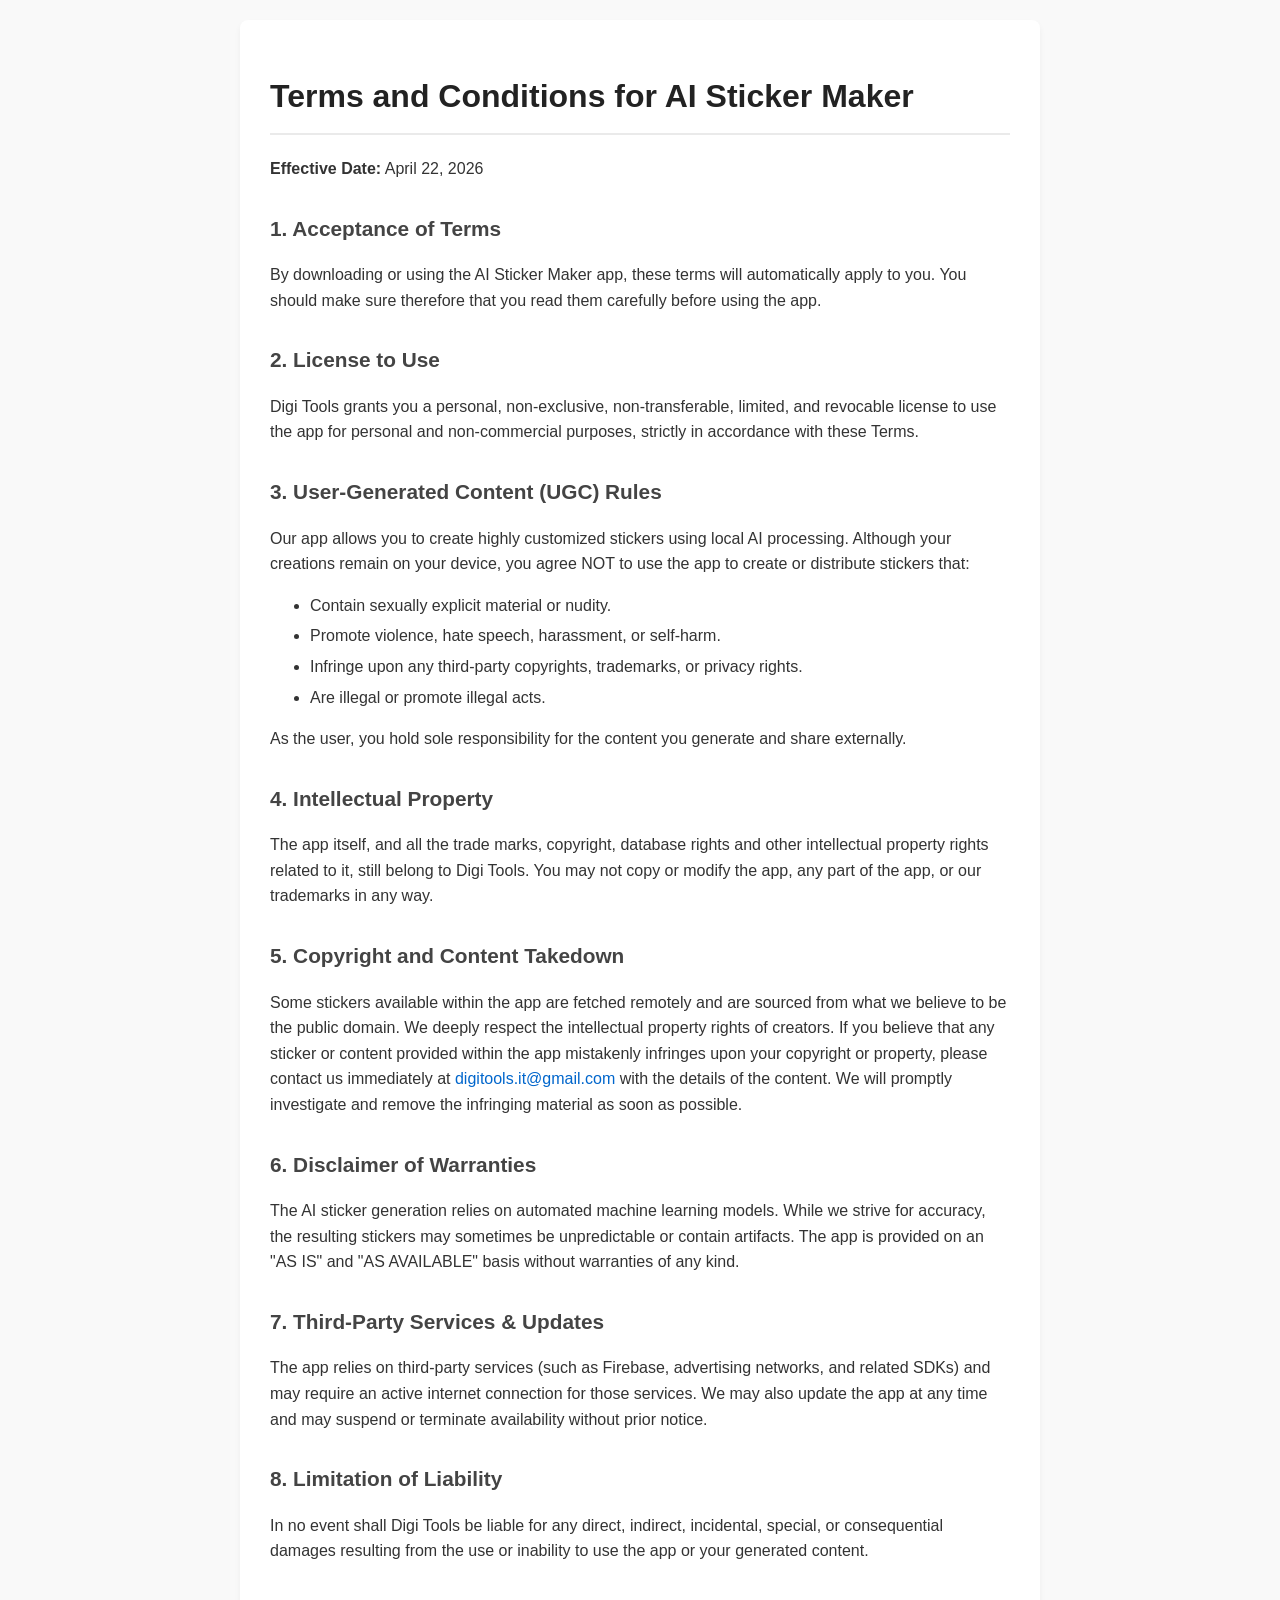
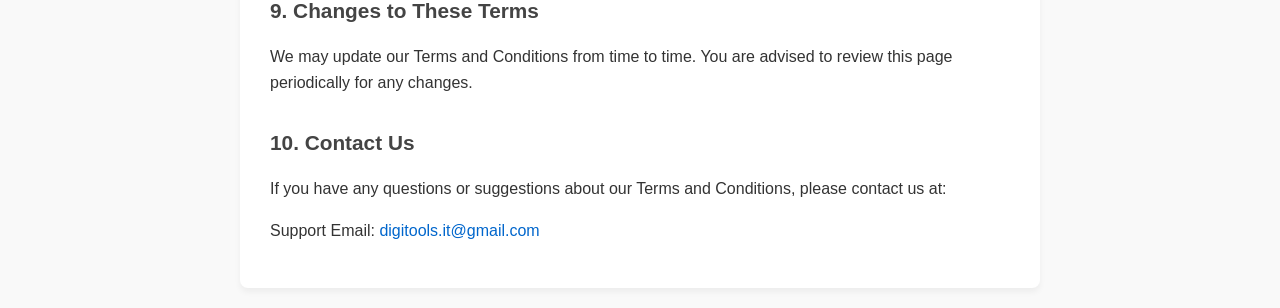
<file: terms-and-conditions.html>
<!DOCTYPE html>
<html lang="en">
<head>
    <meta charset="UTF-8">
    <meta name="viewport" content="width=device-width, initial-scale=1.0">
    <title>Terms & Conditions - AI Sticker Maker</title>
    <style>
        body {
            font-family: 'Segoe UI', Tahoma, Geneva, Verdana, sans-serif;
            line-height: 1.6;
            color: #333;
            max-width: 800px;
            margin: 0 auto;
            padding: 20px;
            background-color: #f9f9f9;
        }
        .container {
            background-color: #fff;
            padding: 30px;
            border-radius: 8px;
            box-shadow: 0 4px 6px rgba(0,0,0,0.05);
        }
        h1 {
            border-bottom: 2px solid #eaeaea;
            padding-bottom: 10px;
            color: #222;
        }
        h2 {
            color: #444;
            margin-top: 30px;
            font-size: 1.3em;
        }
        ul {
            margin-bottom: 15px;
        }
        li {
            margin-bottom: 5px;
        }
        p {
            margin-bottom: 15px;
        }
        a {
            color: #0066cc;
            text-decoration: none;
        }
        a:hover {
            text-decoration: underline;
        }
    </style>
</head>
<body>
    <div class="container">
        <h1>Terms and Conditions for AI Sticker Maker</h1>
        <p><strong>Effective Date:</strong> April 22, 2026</p>

        <h2>1. Acceptance of Terms</h2>
        <p>By downloading or using the AI Sticker Maker app, these terms will automatically apply to you. You should make sure therefore that you read them carefully before using the app.</p>

        <h2>2. License to Use</h2>
        <p>Digi Tools grants you a personal, non-exclusive, non-transferable, limited, and revocable license to use the app for personal and non-commercial purposes, strictly in accordance with these Terms.</p>

        <h2>3. User-Generated Content (UGC) Rules</h2>
        <p>Our app allows you to create highly customized stickers using local AI processing. Although your creations remain on your device, you agree NOT to use the app to create or distribute stickers that:</p>
        <ul>
            <li>Contain sexually explicit material or nudity.</li>
            <li>Promote violence, hate speech, harassment, or self-harm.</li>
            <li>Infringe upon any third-party copyrights, trademarks, or privacy rights.</li>
            <li>Are illegal or promote illegal acts.</li>
        </ul>
        <p>As the user, you hold sole responsibility for the content you generate and share externally.</p>

        <h2>4. Intellectual Property</h2>
        <p>The app itself, and all the trade marks, copyright, database rights and other intellectual property rights related to it, still belong to Digi Tools. You may not copy or modify the app, any part of the app, or our trademarks in any way.</p>

        <h2>5. Copyright and Content Takedown</h2>
        <p>Some stickers available within the app are fetched remotely and are sourced from what we believe to be the public domain. We deeply respect the intellectual property rights of creators. If you believe that any sticker or content provided within the app mistakenly infringes upon your copyright or property, please contact us immediately at <a href="mailto:digitools.it@gmail.com">digitools.it@gmail.com</a> with the details of the content. We will promptly investigate and remove the infringing material as soon as possible.</p>

        <h2>6. Disclaimer of Warranties</h2>
        <p>The AI sticker generation relies on automated machine learning models. While we strive for accuracy, the resulting stickers may sometimes be unpredictable or contain artifacts. The app is provided on an "AS IS" and "AS AVAILABLE" basis without warranties of any kind.</p>

        <h2>7. Third-Party Services & Updates</h2>
        <p>The app relies on third-party services (such as Firebase, advertising networks, and related SDKs) and may require an active internet connection for those services. We may also update the app at any time and may suspend or terminate availability without prior notice.</p>

        <h2>8. Limitation of Liability</h2>
        <p>In no event shall Digi Tools be liable for any direct, indirect, incidental, special, or consequential damages resulting from the use or inability to use the app or your generated content.</p>

        <h2>9. Changes to These Terms</h2>
        <p>We may update our Terms and Conditions from time to time. You are advised to review this page periodically for any changes.</p>

        <h2>10. Contact Us</h2>
        <p>If you have any questions or suggestions about our Terms and Conditions, please contact us at:</p>
        <p>Support Email: <a href="mailto:digitools.it@gmail.com">digitools.it@gmail.com</a></p>
    </div>
</body>
</html>
</file>
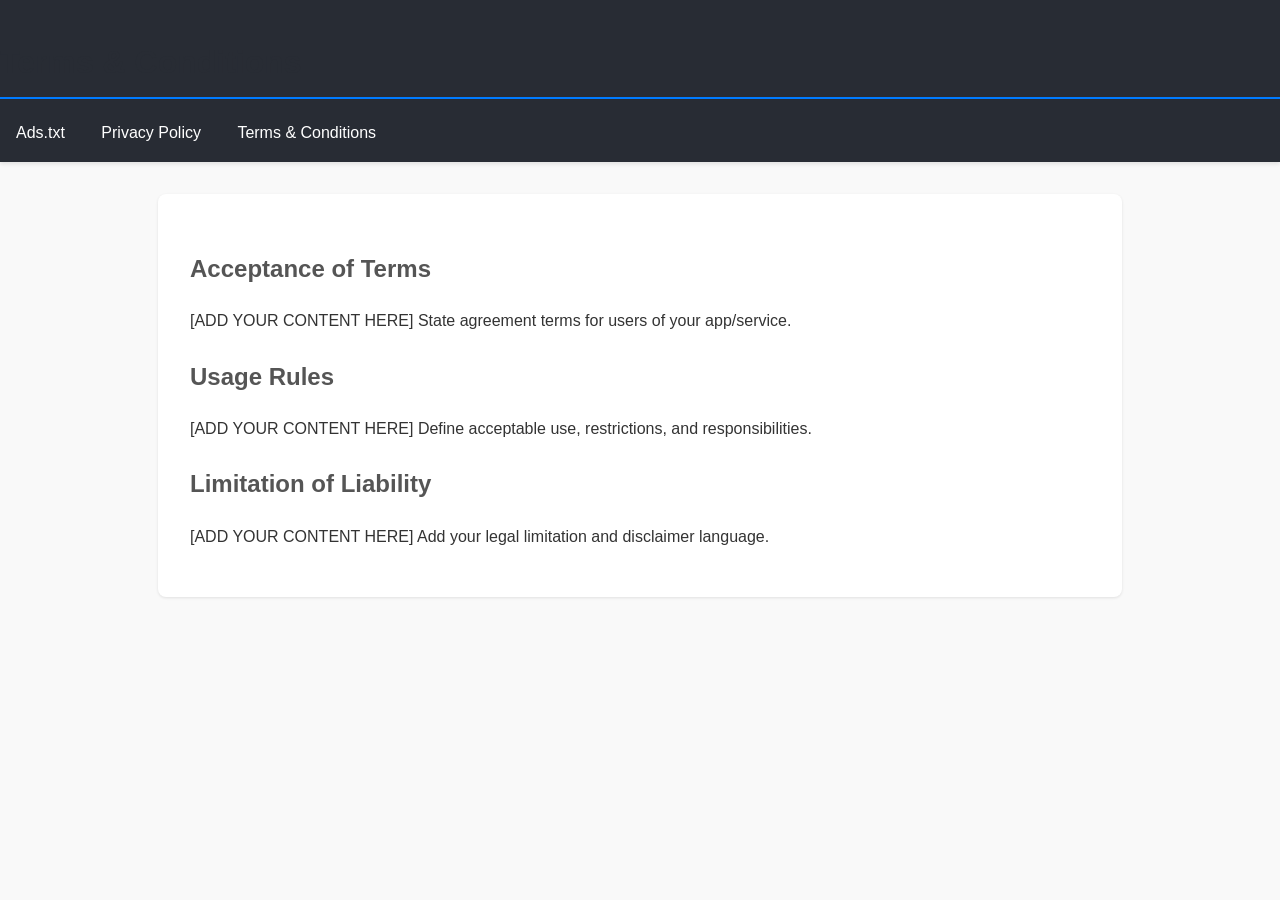
<file: terms-conditions.html>
<!doctype html>
<html lang="en">
  <head>
    <meta charset="UTF-8" />
    <meta name="viewport" content="width=device-width, initial-scale=1.0" />
    <title>Terms & Conditions | Play Console</title>
    <link rel="stylesheet" href="style.css" />
  </head>
  <body>
    <header>
      <h1>Terms &amp; Conditions</h1>
      <nav aria-label="Main navigation">
        <a href="index.html">Ads.txt</a>
        <a href="privacy-policy.html">Privacy Policy</a>
        <a href="terms-conditions.html" aria-current="page">Terms &amp; Conditions</a>
      </nav>
    </header>

    <main>
      <section>
        <h2>Acceptance of Terms</h2>
        <p>[ADD YOUR CONTENT HERE] State agreement terms for users of your app/service.</p>
      </section>

      <section>
        <h2>Usage Rules</h2>
        <p>[ADD YOUR CONTENT HERE] Define acceptable use, restrictions, and responsibilities.</p>
      </section>

      <section>
        <h2>Limitation of Liability</h2>
        <p>[ADD YOUR CONTENT HERE] Add your legal limitation and disclaimer language.</p>
      </section>
    </main>
  </body>
</html>
</file>
<file: style.css>
body {
    font-family: -apple-system, BlinkMacSystemFont, 'Segoe UI', Roboto, 'Helvetica Neue', Arial, sans-serif;
    line-height: 1.6;
    color: #333;
    background-color: #f9f9f9;
    margin: 0;
    padding: 0;
}

header {
    background-color: #282c34;
    color: white;
    padding: 1rem 0;
    margin-bottom: 2rem;
    box-shadow: 0 2px 4px rgba(0,0,0,0.1);
}

nav ul {
    list-style: none;
    margin: 0;
    padding: 0 2rem;
    display: flex;
    flex-wrap: wrap;
    gap: 1rem;
}

nav a {
    color: white;
    text-decoration: none;
    padding: 0.5rem 1rem;
    border-radius: 4px;
    transition: background-color 0.3s ease;
}

nav a:hover {
    background-color: #555;
}

main {
    max-width: 900px;
    margin: 0 auto;
    padding: 2rem;
    background-color: white;
    border-radius: 8px;
    box-shadow: 0 1px 3px rgba(0,0,0,0.1);
}

h1 {
    color: #282c34;
    border-bottom: 2px solid #007bff;
    padding-bottom: 0.5rem;
}

h2 {
    color: #555;
    margin-top: 1.5rem;
}

p {
    margin: 1rem 0;
}

pre {
    background-color: #f4f4f4;
    border: 1px solid #ddd;
    border-radius: 4px;
    padding: 1rem;
    overflow-x: auto;
    font-family: 'Courier New', monospace;
}

@media (max-width: 768px) {
    nav ul {
        flex-direction: column;
        padding: 1rem;
    }
    
    main {
        padding: 1rem;
    }
}
</file>
